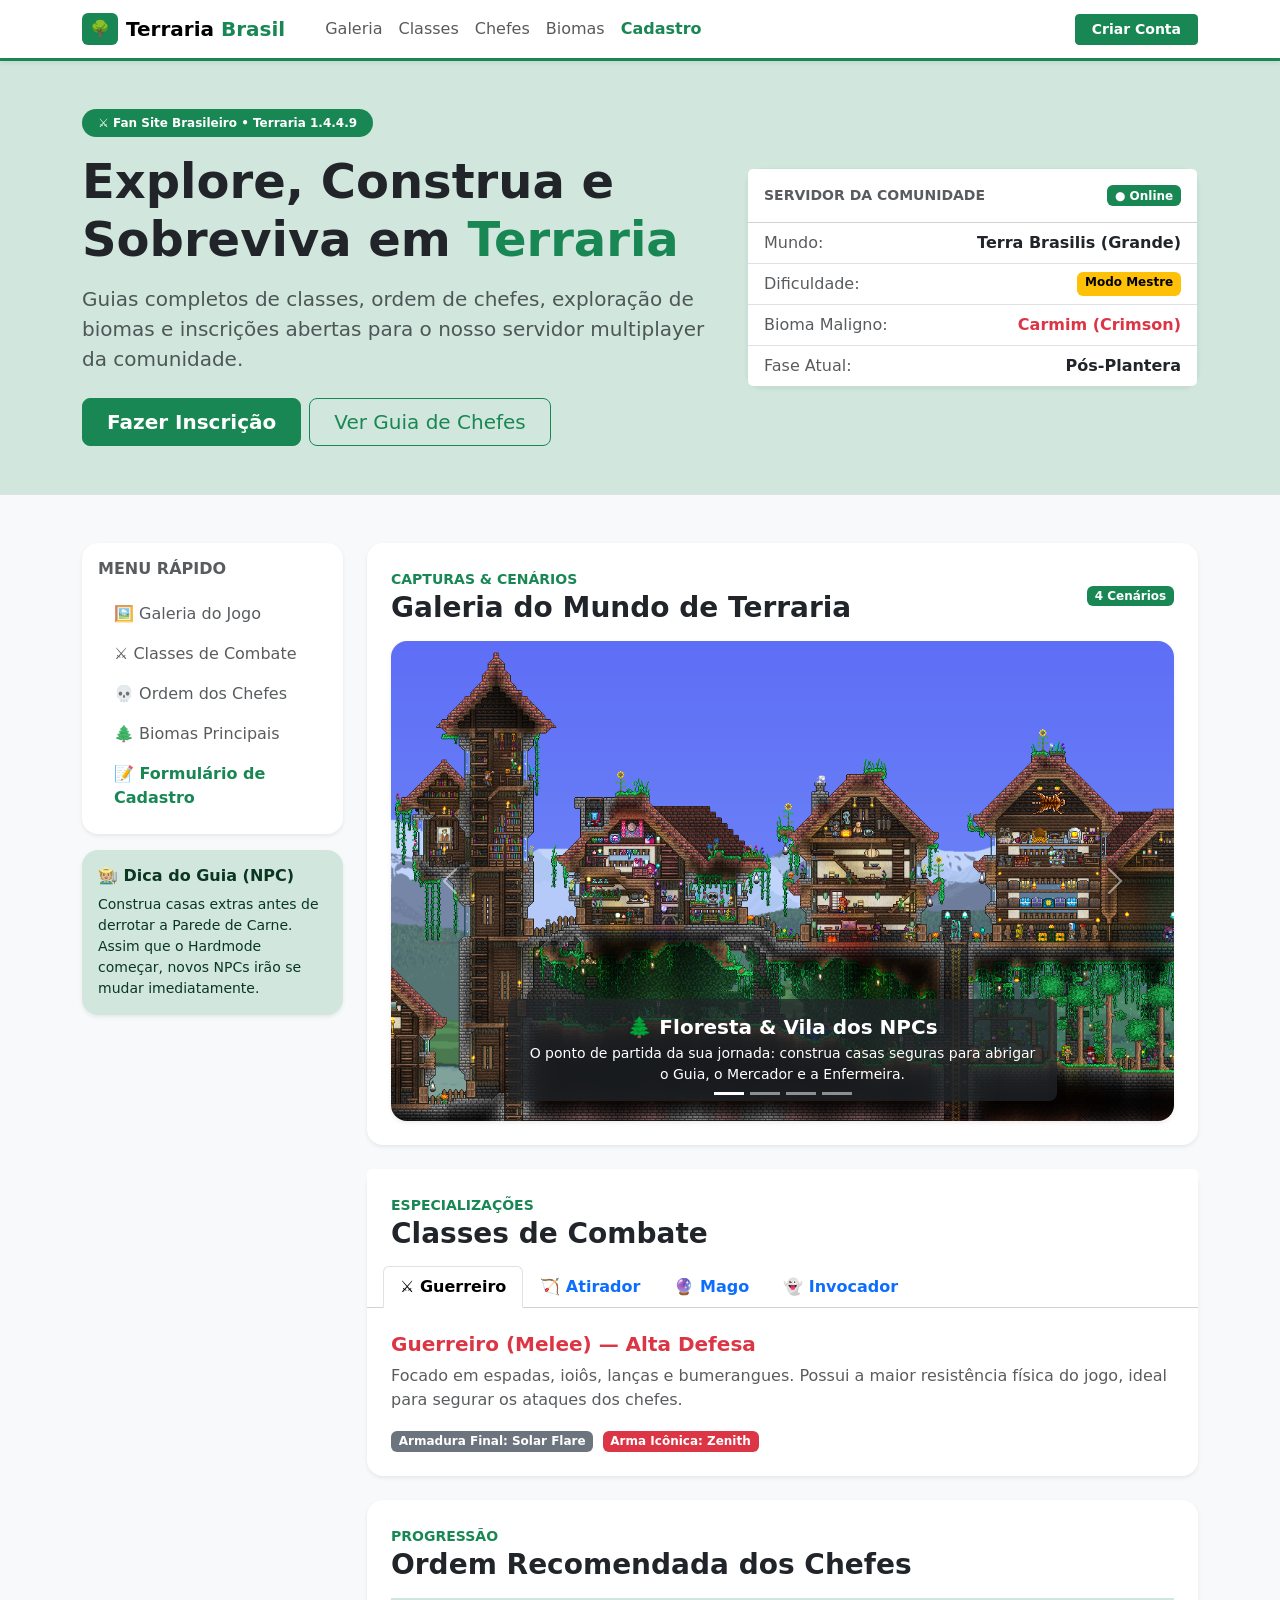
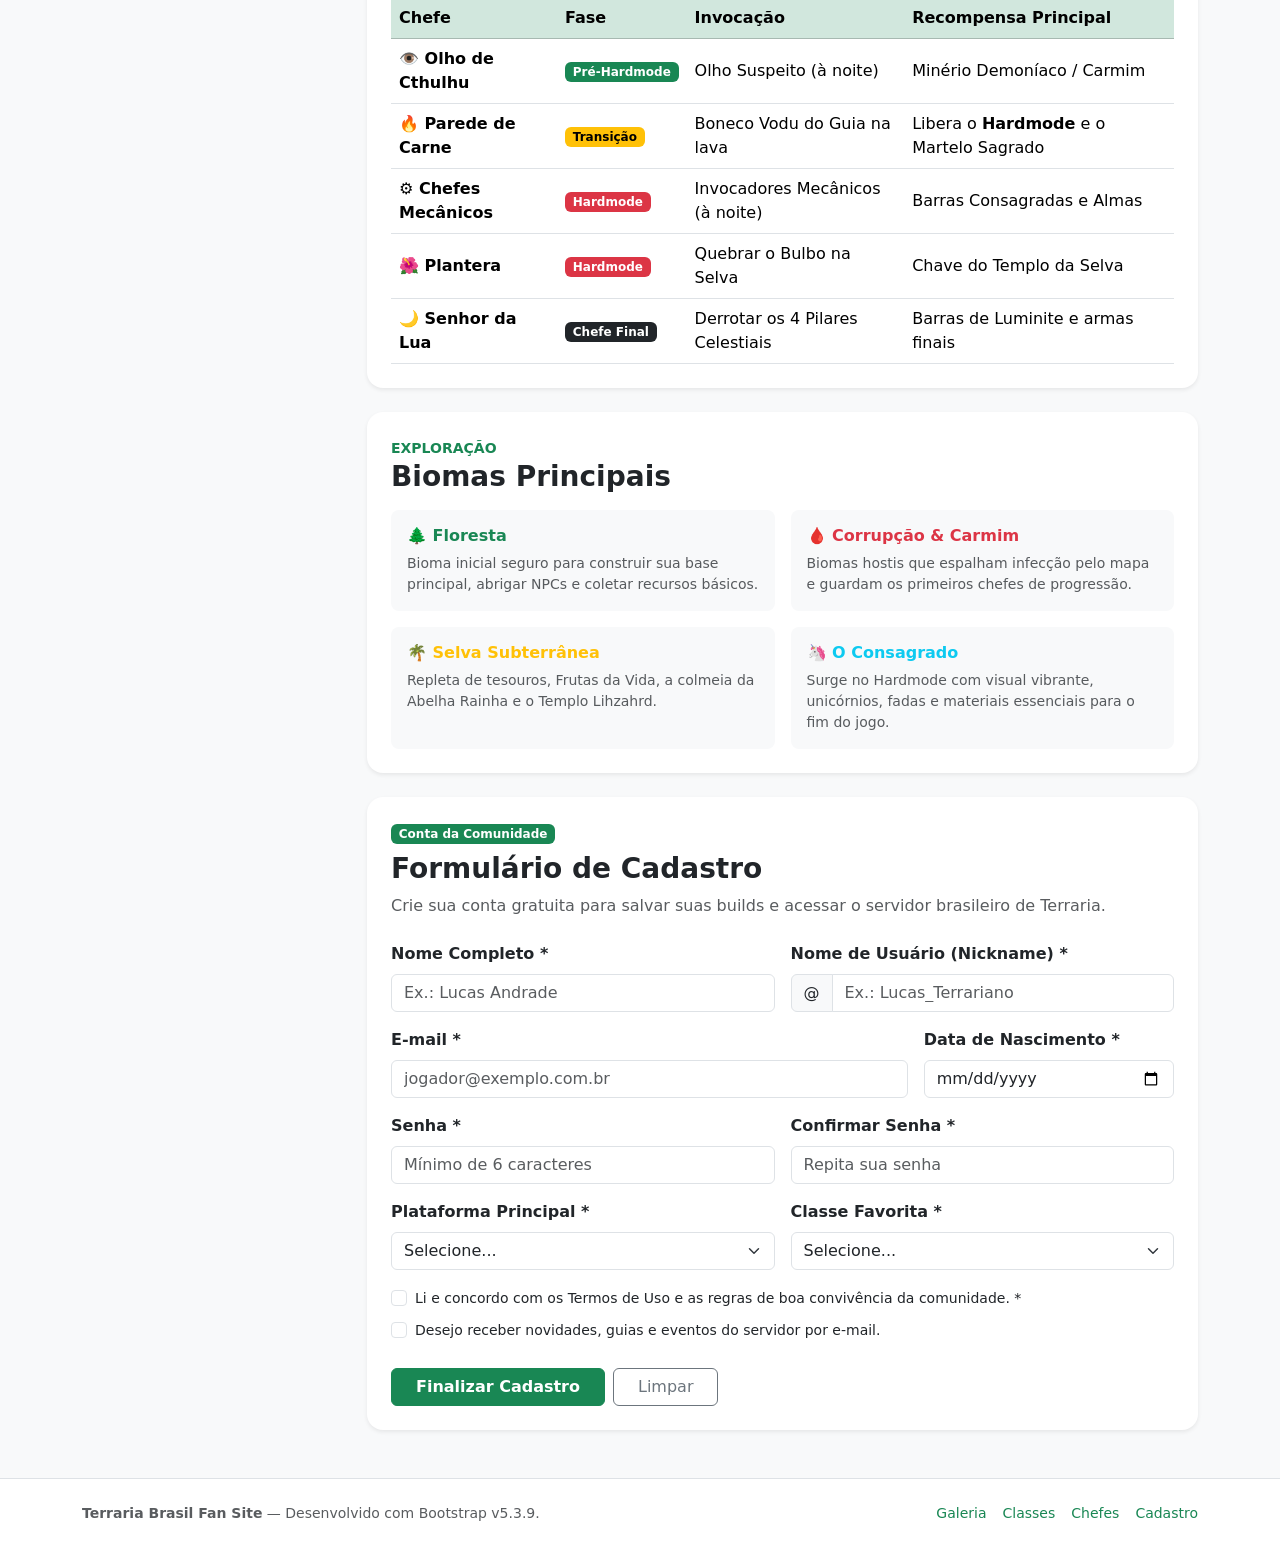
<file: html/index.html>
<!doctype html>
<html lang="pt-BR" data-bs-theme="light">
<head>
  <meta charset="utf-8">
  <meta name="viewport" content="width=device-width, initial-scale=1">
  <title>Terraria Brasil — Fan Site Oficial da Comunidade</title>
  <link rel="stylesheet" href="../css/bootstrap.min.css">
</head>
<body class="bg-body-tertiary">
<!-- Barra de Navegação -->
<nav class="navbar navbar-expand-lg sticky-top z-3 bg-body border-bottom border-success border-3 shadow-sm">
    <div class="container">
      <a class="navbar-brand d-flex align-items-center gap-2 fw-bold" href="#">
        <span class="badge text-bg-success fs-6 py-2 px-2">🌳</span>
        <span>Terraria <span class="text-success">Brasil</span></span>
      </a>
      <button class="navbar-toggler" type="button" data-bs-toggle="collapse" data-bs-target="#navbarTerraria" aria-controls="navbarTerraria" aria-expanded="false" aria-label="Alternar navegação">
        <span class="navbar-toggler-icon"></span>
      </button>
      <div class="collapse navbar-collapse" id="navbarTerraria">
        <ul class="navbar-nav me-auto mb-2 mb-lg-0 ms-lg-3">
          <li class="nav-item"><a class="nav-link" href="#galeria">Galeria</a></li>
          <li class="nav-item"><a class="nav-link" href="#classes">Classes</a></li>
          <li class="nav-item"><a class="nav-link" href="#chefes">Chefes</a></li>
          <li class="nav-item"><a class="nav-link" href="#biomas">Biomas</a></li>
          <li class="nav-item"><a class="nav-link fw-semibold text-success" href="#cadastro">Cadastro</a></li>
        </ul>
        <div class="d-flex">
          <a href="#cadastro" class="btn btn-success btn-sm fw-semibold px-3">
            Criar Conta
          </a>
        </div>
      </div>
    </div>
  </nav>
  <!-- Cabeçalho Principal (Hero) -->
  <header class="bg-success-subtle border-bottom py-5">
    <div class="container">
      <div class="row align-items-center g-4">
        <div class="col-lg-7">
          <span class="badge rounded-pill text-bg-success mb-3 px-3 py-2">
            ⚔️ Fan Site Brasileiro • Terraria 1.4.4.9
          </span>
          <h1 class="display-5 fw-bold mb-3">
            Explore, Construa e Sobreviva em <span class="text-success">Terraria</span>
          </h1>
          <p class="lead text-body-secondary mb-4">
            Guias completos de classes, ordem de chefes, exploração de biomas e inscrições abertas para o nosso servidor multiplayer da comunidade.
          </p>
          <div class="d-flex flex-wrap gap-2">
            <a href="#cadastro" class="btn btn-success btn-lg px-4 fw-semibold">Fazer Inscrição</a>
            <a href="#chefes" class="btn btn-outline-success btn-lg px-4">Ver Guia de Chefes</a>
          </div>
        </div>
        <div class="col-lg-5">
          <div class="card border-success border-opacity-25 shadow-sm rounded-4">
            <div class="card-header bg-body d-flex justify-content-between align-items-center py-3">
              <span class="fw-bold text-uppercase small text-body-secondary">Servidor da Comunidade</span>
              <span class="badge text-bg-success">● Online</span>
            </div>
            <ul class="list-group list-group-flush">
              <li class="list-group-item d-flex justify-content-between">
                <span class="text-body-secondary">Mundo:</span>
                <strong>Terra Brasilis (Grande)</strong>
              </li>
              <li class="list-group-item d-flex justify-content-between">
                <span class="text-body-secondary">Dificuldade:</span>
                <span class="badge text-bg-warning">Modo Mestre</span>
              </li>
              <li class="list-group-item d-flex justify-content-between">
                <span class="text-body-secondary">Bioma Maligno:</span>
                <strong class="text-danger">Carmim (Crimson)</strong>
              </li>
              <li class="list-group-item d-flex justify-content-between">
                <span class="text-body-secondary">Fase Atual:</span>
                <strong>Pós-Plantera</strong>
              </li>
            </ul>
          </div>
        </div>
      </div>
    </div>
  </header>
  <!-- Conteúdo Principal -->
  <main class="container my-5">
    <div class="row g-4">
<!-- Menu Lateral -->
<aside class="col-lg-3">
        <div class="sticky-lg-top z-1" style="top: 5.5rem;">
          <div class="card border-0 shadow-sm rounded-4 mb-3">
            <div class="card-body">
              <h2 class="h6 fw-bold text-uppercase text-body-secondary mb-3">Menu Rápido</h2>
              <div class="list-group list-group-flush">
                <a href="#galeria" class="list-group-item list-group-item-action border-0 rounded-3">🖼️ Galeria do Jogo</a>
                <a href="#classes" class="list-group-item list-group-item-action border-0 rounded-3">⚔️ Classes de Combate</a>
                <a href="#chefes" class="list-group-item list-group-item-action border-0 rounded-3">💀 Ordem dos Chefes</a>
                <a href="#biomas" class="list-group-item list-group-item-action border-0 rounded-3">🌲 Biomas Principais</a>
                <a href="#cadastro" class="list-group-item list-group-item-action border-0 rounded-3 fw-semibold text-success">📝 Formulário de Cadastro</a>
              </div>
            </div>
          </div>
          <div class="alert alert-success border-0 shadow-sm rounded-4 mb-0" role="alert">
            <h3 class="alert-heading h6 fw-bold">🧑🏼‍🌾 Dica do Guia (NPC)</h3>
            <p class="small mb-0">
              Construa casas extras antes de derrotar a Parede de Carne. Assim que o Hardmode começar, novos NPCs irão se mudar imediatamente.
            </p>
          </div>
        </div>
      </aside>
      <!-- Seções do Site -->
      <div class="col-lg-9 d-flex flex-column gap-4">
        <!-- Seção 1: Carrossel de Imagens do Jogo -->
        <section id="galeria" class="card border-0 shadow-sm rounded-4">
          <div class="card-body p-4">
            <div class="d-flex justify-content-between align-items-center mb-3">
              <div>
                <span class="text-success fw-semibold small text-uppercase">Capturas &amp; Cenários</span>
                <h2 class="h3 fw-bold mb-0">Galeria do Mundo de Terraria</h2>
              </div>
              <span class="badge text-bg-success">4 Cenários</span>
            </div>
            <div id="carouselTerraria" class="carousel slide rounded-4 overflow-hidden shadow-sm" data-bs-ride="carousel">
              <div class="carousel-indicators">
                <button type="button" data-bs-target="#carouselTerraria" data-bs-slide-to="0" class="active" aria-current="true" aria-label="Slide 1"></button>
                <button type="button" data-bs-target="#carouselTerraria" data-bs-slide-to="1" aria-label="Slide 2"></button>
                <button type="button" data-bs-target="#carouselTerraria" data-bs-slide-to="2" aria-label="Slide 3"></button>
                <button type="button" data-bs-target="#carouselTerraria" data-bs-slide-to="3" aria-label="Slide 4"></button>
              </div>
              <div class="carousel-inner">
                <!-- Slide 1: Floresta e Vila Inicial -->
                <div class="carousel-item active">
                  <img src="../img/vila.png" class="d-block w-100 object-fit-cover" style="height: 480px;" alt="Vila Inicial em Terraria">
                  <div class="carousel-caption d-none d-md-block bg-dark bg-opacity-75 rounded-3 p-3">
                    <h3 class="h5 fw-bold mb-1">🌲 Floresta &amp; Vila dos NPCs</h3>
                    <p class="small mb-0">O ponto de partida da sua jornada: construa casas seguras para abrigar o Guia, o Mercador e a Enfermeira.</p>
                  </div>
                </div>
                <!-- Slide 2: Cavernas de Cristal -->
                <div class="carousel-item">
                  <img src="../img/cavernacristal.png" class="d-block w-100 object-fit-cover" style="height: 480px;" alt="Cavernas Subterrâneas de Cristal">
                  <div class="carousel-caption d-none d-md-block bg-dark bg-opacity-75 rounded-3 p-3">
                    <h3 class="h5 fw-bold mb-1">💎 Cavernas Subterrâneas &amp; Cristais</h3>
                    <p class="small mb-0">Explore as profundezas em busca de minérios raros, baús dourados, Cristais de Vida e Fragmentos de Cristal no Hardmode.</p>
                  </div>
                </div>
                <!-- Slide 3: Selva Subterrânea e Bulbo da Plantera -->
                <div class="carousel-item">
                  <img src="../img/selva.png" class="d-block w-100 object-fit-cover" style="height: 480px;" alt="Selva Subterrânea e Bulbo da Plantera">
                  <div class="carousel-caption d-none d-md-block bg-dark bg-opacity-75 rounded-3 p-3">
                    <h3 class="h5 fw-bold mb-1">🌺 Selva Subterrânea &amp; Bulbo da Plantera</h3>
                    <p class="small mb-0">Prepare sua arena antes de quebrar o misterioso bulbo brilhante que desperta a guardiã da selva.</p>
                  </div>
                </div>
                <!-- Slide 4: O Consagrado (The Hallow) -->
                <div class="carousel-item">
                  <img src="../img/sagrado.png" class="d-block w-100 object-fit-cover" style="height: 480px;" alt="O Consagrado em Terraria">
                  <div class="carousel-caption d-none d-md-block bg-dark bg-opacity-75 rounded-3 p-3">
                    <h3 class="h5 fw-bold mb-1">🦄 O Consagrado (The Hallow)</h3>
                    <p class="small mb-0">Bioma mágico do Hardmode repleto de arco-íris, fadas brilhantes, unicórnios e a poderosa Imperatriz da Luz.</p>
                  </div>
                </div>
              </div>
              <button class="carousel-control-prev" type="button" data-bs-target="#carouselTerraria" data-bs-slide="prev">
                <span class="carousel-control-prev-icon" aria-hidden="true"></span>
                <span class="visually-hidden">Anterior</span>
              </button>
              <button class="carousel-control-next" type="button" data-bs-target="#carouselTerraria" data-bs-slide="next">
                <span class="carousel-control-next-icon" aria-hidden="true"></span>
                <span class="visually-hidden">Próximo</span>
              </button>
            </div>
          </div>
        </section>
<!-- Seção 2: Classes de Combate -->
        <section id="classes" class="card border-0 shadow-sm rounded-4">
          <div class="card-header bg-body pt-4 px-4">
            <span class="text-success fw-semibold small text-uppercase">Especializações</span>
            <h2 class="h3 fw-bold mb-3">Classes de Combate</h2>
            <ul class="nav nav-tabs card-header-tabs" id="tabsClasses" role="tablist">
              <li class="nav-item" role="presentation">
                <button class="nav-link active fw-semibold" id="guerreiro-tab" data-bs-toggle="tab" data-bs-target="#guerreiro" type="button" role="tab">
                  ⚔️ Guerreiro
                </button>
              </li>
              <li class="nav-item" role="presentation">
                <button class="nav-link fw-semibold" id="atirador-tab" data-bs-toggle="tab" data-bs-target="#atirador" type="button" role="tab">
                  🏹 Atirador
                </button>
              </li>
              <li class="nav-item" role="presentation">
                <button class="nav-link fw-semibold" id="mago-tab" data-bs-toggle="tab" data-bs-target="#mago" type="button" role="tab">
                  🔮 Mago
                </button>
              </li>
              <li class="nav-item" role="presentation">
                <button class="nav-link fw-semibold" id="invocador-tab" data-bs-toggle="tab" data-bs-target="#invocador" type="button" role="tab">
                  👻 Invocador
                </button>
              </li>
            </ul>
          </div>
          <div class="card-body p-4">
            <div class="tab-content" id="tabsClassesContent">
              <div class="tab-pane fade show active" id="guerreiro" role="tabpanel">
                <h3 class="h5 fw-bold text-danger">Guerreiro (Melee) — Alta Defesa</h3>
                <p class="text-body-secondary">
                  Focado em espadas, ioiôs, lanças e bumerangues. Possui a maior resistência física do jogo, ideal para segurar os ataques dos chefes.
                </p>
                <span class="badge text-bg-secondary me-1">Armadura Final: Solar Flare</span>
                <span class="badge text-bg-danger">Arma Icônica: Zenith</span>
              </div>
              <div class="tab-pane fade" id="atirador" role="tabpanel">
                <h3 class="h5 fw-bold text-success">Atirador (Ranger) — Longa Distância</h3>
                <p class="text-body-secondary">
                  Especialista em arcos, armas de fogo e lançadores com munições especiais para manter dano constante à distância.
                </p>
                <span class="badge text-bg-secondary me-1">Armadura Final: Vortex</span>
                <span class="badge text-bg-success">Arma Icônica: S.D.M.G. / Phantasm</span>
              </div>
              <div class="tab-pane fade" id="mago" role="tabpanel">
                <h3 class="h5 fw-bold text-primary">Mago (Mage) — Dano Arcano em Área</h3>
                <p class="text-body-secondary">
                  Utiliza mana para conjurar cajados e livros de feitiços de altíssimo impacto, dependendo de poções e acessórios mágicos.
                </p>
                <span class="badge text-bg-secondary me-1">Armadura Final: Nebula</span>
                <span class="badge text-bg-primary">Arma Icônica: Last Prism</span>
              </div>
              <div class="tab-pane fade" id="invocador" role="tabpanel">
                <h3 class="h5 fw-bold text-info">Invocador (Summoner) — Lacaios e Chicotes</h3>
                <p class="text-body-secondary">
                  Comanda criaturas aliadas e sentinelas enquanto marca os alvos com chicotes. Exige boa movimentação para compensar a defesa baixa.
                </p>
                <span class="badge text-bg-secondary me-1">Armadura Final: Stardust</span>
                <span class="badge text-bg-info">Arma Icônica: Terraprisma</span>
              </div>
            </div>
          </div>
        </section>
        <!-- Seção 3: Ordem dos Chefes -->
        <section id="chefes" class="card border-0 shadow-sm rounded-4">
          <div class="card-body p-4">
            <span class="text-success fw-semibold small text-uppercase">Progressão</span>
            <h2 class="h3 fw-bold mb-3">Ordem Recomendada dos Chefes</h2>
            <div class="table-responsive">
              <table class="table table-hover align-middle mb-0">
                <thead class="table-success">
                  <tr>
                    <th>Chefe</th>
                    <th>Fase</th>
                    <th>Invocação</th>
                    <th>Recompensa Principal</th>
                  </tr>
                </thead>
                <tbody>
                  <tr>
                    <td class="fw-semibold">👁️ Olho de Cthulhu</td>
                    <td><span class="badge text-bg-success">Pré-Hardmode</span></td>
                    <td>Olho Suspeito (à noite)</td>
                    <td>Minério Demoníaco / Carmim</td>
                  </tr>
                  <tr>
                    <td class="fw-semibold">🔥 Parede de Carne</td>
                    <td><span class="badge text-bg-warning">Transição</span></td>
                    <td>Boneco Vodu do Guia na lava</td>
                    <td>Libera o <strong>Hardmode</strong> e o Martelo Sagrado</td>
                  </tr>
                  <tr>
                    <td class="fw-semibold">⚙️ Chefes Mecânicos</td>
                    <td><span class="badge text-bg-danger">Hardmode</span></td>
                    <td>Invocadores Mecânicos (à noite)</td>
                    <td>Barras Consagradas e Almas</td>
                  </tr>
                  <tr>
                    <td class="fw-semibold">🌺 Plantera</td>
                    <td><span class="badge text-bg-danger">Hardmode</span></td>
                    <td>Quebrar o Bulbo na Selva</td>
                    <td>Chave do Templo da Selva</td>
                  </tr>
                  <tr>
                    <td class="fw-semibold">🌙 Senhor da Lua</td>
                    <td><span class="badge text-bg-dark">Chefe Final</span></td>
                    <td>Derrotar os 4 Pilares Celestiais</td>
                    <td>Barras de Luminite e armas finais</td>
                  </tr>
                </tbody>
              </table>
            </div>
          </div>
        </section>
        <!-- Seção 4: Biomas Principais -->
        <section id="biomas" class="card border-0 shadow-sm rounded-4">
          <div class="card-body p-4">
            <span class="text-success fw-semibold small text-uppercase">Exploração</span>
            <h2 class="h3 fw-bold mb-3">Biomas Principais</h2>
            <div class="row g-3">
              <div class="col-md-6">
                <div class="card h-100 bg-body-tertiary border-0 rounded-3">
                  <div class="card-body">
                    <h3 class="h6 fw-bold text-success">🌲 Floresta</h3>
                    <p class="small text-body-secondary mb-0">
                      Bioma inicial seguro para construir sua base principal, abrigar NPCs e coletar recursos básicos.
                    </p>
                  </div>
                </div>
              </div>
              <div class="col-md-6">
                <div class="card h-100 bg-body-tertiary border-0 rounded-3">
                  <div class="card-body">
                    <h3 class="h6 fw-bold text-danger">🩸 Corrupção &amp; Carmim</h3>
                    <p class="small text-body-secondary mb-0">
                      Biomas hostis que espalham infecção pelo mapa e guardam os primeiros chefes de progressão.
                    </p>
                  </div>
                </div>
              </div>
              <div class="col-md-6">
                <div class="card h-100 bg-body-tertiary border-0 rounded-3">
                  <div class="card-body">
                    <h3 class="h6 fw-bold text-warning">🌴 Selva Subterrânea</h3>
                    <p class="small text-body-secondary mb-0">
                      Repleta de tesouros, Frutas da Vida, a colmeia da Abelha Rainha e o Templo Lihzahrd.
                    </p>
                  </div>
                </div>
              </div>
              <div class="col-md-6">
                <div class="card h-100 bg-body-tertiary border-0 rounded-3">
                  <div class="card-body">
                    <h3 class="h6 fw-bold text-info">🦄 O Consagrado</h3>
                    <p class="small text-body-secondary mb-0">
                      Surge no Hardmode com visual vibrante, unicórnios, fadas e materiais essenciais para o fim do jogo.
                    </p>
                  </div>
                </div>
              </div>
            </div>
          </div>
        </section>
        <!-- Seção 5: Formulário de Cadastro com Validação e Toast -->
        <section id="cadastro" class="card border-0 shadow-sm rounded-4">
          <div class="card-body p-4">
            <span class="badge text-bg-success mb-2">Conta da Comunidade</span>
            <h2 class="h3 fw-bold mb-2">Formulário de Cadastro</h2>
            <p class="text-body-secondary mb-4">
              Crie sua conta gratuita para salvar suas builds e acessar o servidor brasileiro de Terraria.
            </p>
            <form id="formCadastro" class="row g-3 needs-validation" novalidate>
              <div class="col-md-6">
                <label for="nomeCompleto" class="form-label fw-semibold">Nome Completo *</label>
                <input type="text" class="form-control" id="nomeCompleto" placeholder="Ex.: Lucas Andrade" required>
                <div class="invalid-feedback">
                  Por favor, informe seu nome completo.
                </div>
              </div>
              <div class="col-md-6">
                <label for="nomeUsuario" class="form-label fw-semibold">Nome de Usuário (Nickname) *</label>
                <div class="input-group has-validation">
                  <span class="input-group-text">@</span>
                  <input type="text" class="form-control" id="nomeUsuario" placeholder="Ex.: Lucas_Terrariano" minlength="3" required>
                  <div class="invalid-feedback">
                    Escolha um nickname com pelo menos 3 caracteres.
                  </div>
                </div>
              </div>
              <div class="col-md-8">
                <label for="emailCadastro" class="form-label fw-semibold">E-mail *</label>
                <input type="email" class="form-control" id="emailCadastro" placeholder="jogador@exemplo.com.br" required>
                <div class="invalid-feedback">
                  Por favor, digite um endereço de e-mail válido.
                </div>
              </div>
              <div class="col-md-4">
                <label for="dataNascimento" class="form-label fw-semibold">Data de Nascimento *</label>
                <input type="date" class="form-control" id="dataNascimento" required>
                <div class="invalid-feedback">
                  Informe sua data de nascimento.
                </div>
              </div>
              <div class="col-md-6">
                <label for="senhaCadastro" class="form-label fw-semibold">Senha *</label>
                <input type="password" class="form-control" id="senhaCadastro" placeholder="Mínimo de 6 caracteres" minlength="6" required>
                <div class="invalid-feedback">
                  A senha deve ter no mínimo 6 caracteres.
                </div>
              </div>
              <div class="col-md-6">
                <label for="confirmarSenha" class="form-label fw-semibold">Confirmar Senha *</label>
                <input type="password" class="form-control" id="confirmarSenha" placeholder="Repita sua senha" required>
                <div id="feedbackConfirmarSenha" class="invalid-feedback">
                  Por favor, confirme sua senha.
                </div>
              </div>
              <div class="col-md-6">
                <label for="plataformaJogo" class="form-label fw-semibold">Plataforma Principal *</label>
                <select class="form-select" id="plataformaJogo" required>
                  <option value="" selected disabled>Selecione...</option>
                  <option value="pc">PC (Steam / GOG)</option>
                  <option value="mobile">Mobile (Android / iOS)</option>
                  <option value="console">Console (PS / Xbox / Switch)</option>
                </select>
                <div class="invalid-feedback">
                  Selecione sua plataforma principal.
                </div>
              </div>
              <div class="col-md-6">
                <label for="classeFavorita" class="form-label fw-semibold">Classe Favorita *</label>
                <select class="form-select" id="classeFavorita" required>
                  <option value="" selected disabled>Selecione...</option>
                  <option value="guerreiro">⚔️ Guerreiro (Melee)</option>
                  <option value="atirador">🏹 Atirador (Ranger)</option>
                  <option value="mago">🔮 Mago (Mage)</option>
                  <option value="invocador">👻 Invocador (Summoner)</option>
                  <option value="multiclasse">🌟 Multiclasse</option>
                </select>
                <div class="invalid-feedback">
                  Selecione sua classe favorita.
                </div>
              </div>
              <div class="col-12">
                <div class="form-check mb-2">
                  <input class="form-check-input" type="checkbox" id="aceiteTermos" required>
                  <label class="form-check-label small" for="aceiteTermos">
                    Li e concordo com os Termos de Uso e as regras de boa convivência da comunidade. *
                  </label>
                  <div class="invalid-feedback">
                    Você deve aceitar os termos antes de finalizar o cadastro.
                  </div>
                </div>
                <div class="form-check">
                  <input class="form-check-input" type="checkbox" id="receberNovidades">
                  <label class="form-check-label small" for="receberNovidades">
                    Desejo receber novidades, guias e eventos do servidor por e-mail.
                  </label>
                </div>
              </div>
              <div class="col-12 d-flex flex-wrap gap-2 pt-2">
                <button class="btn btn-success px-4 fw-semibold" type="submit">Finalizar Cadastro</button>
                <button class="btn btn-outline-secondary px-4" type="reset" id="btnLimparCadastro">Limpar</button>
              </div>
            </form>
          </div>
        </section>
      </div>
    </div>
  </main>
  <!-- Container do Toast (Notificação Flutuante no Canto Inferior Direito) -->
  <div class="toast-container position-fixed bottom-0 end-0 p-3">
    <div id="toastCadastro" class="toast align-items-center text-bg-success border-0 shadow-lg" role="alert" aria-live="assertive" aria-atomic="true">
      <div class="d-flex">
        <div class="toast-body">
          <div class="fw-bold mb-1">🌳 Cadastro realizado com sucesso!</div>
          <span id="mensagemToastCadastro" class="small">Bem-vindo(a) à comunidade Terraria Brasil.</span>
        </div>
        <button type="button" class="btn-close btn-close-white me-2 m-auto" data-bs-dismiss="toast" aria-label="Fechar"></button>
      </div>
    </div>
  </div>
  <!-- Rodapé -->
  <footer class="bg-body border-top py-4 mt-5">
    <div class="container d-flex flex-column flex-md-row justify-content-between align-items-center gap-2 small text-body-secondary">
      <div>
        <strong>Terraria Brasil Fan Site</strong> — Desenvolvido com Bootstrap v5.3.9.
      </div>
      <div class="d-flex gap-3">
        <a href="#galeria" class="link-success text-decoration-none">Galeria</a>
        <a href="#classes" class="link-success text-decoration-none">Classes</a>
        <a href="#chefes" class="link-success text-decoration-none">Chefes</a>
        <a href="#cadastro" class="link-success text-decoration-none">Cadastro</a>
      </div>
    </div>
  </footer>
  <script src="../js/bootstrap.bundle.min.js"></script>
  <script>
    const formCadastro = document.getElementById('formCadastro');
    const senhaCadastro = document.getElementById('senhaCadastro');
    const confirmarSenha = document.getElementById('confirmarSenha');
    const feedbackConfirmarSenha = document.getElementById('feedbackConfirmarSenha');
    const toastEl = document.getElementById('toastCadastro');
    const mensagemToast = document.getElementById('mensagemToastCadastro');
    const toastCadastro = new bootstrap.Toast(toastEl, { delay: 5000 });
    function validarSenhasIguais() {
      if (confirmarSenha.value === '') {
        confirmarSenha.setCustomValidity('Por favor, confirme sua senha.');
        feedbackConfirmarSenha.textContent = 'Por favor, confirme sua senha.';
      } else if (confirmarSenha.value !== senhaCadastro.value) {
        confirmarSenha.setCustomValidity('As senhas não coincidem.');
        feedbackConfirmarSenha.textContent = 'As senhas digitadas não coincidem.';
      } else {
        confirmarSenha.setCustomValidity('');
      }
    }
    senhaCadastro.addEventListener('input', validarSenhasIguais);
    confirmarSenha.addEventListener('input', validarSenhasIguais);
    formCadastro.addEventListener('submit', (event) => {
      event.preventDefault();
      validarSenhasIguais();
      if (!formCadastro.checkValidity()) {
        event.stopPropagation();
        formCadastro.classList.add('was-validated');
        return;
      }
      const nickname = document.getElementById('nomeUsuario').value.trim();
      mensagemToast.textContent = `Conta @${nickname} criada! Bem-vindo(a) ao Terraria Brasil.`;
      toastCadastro.show();
      formCadastro.reset();
      formCadastro.classList.remove('was-validated');
    });
    document.getElementById('btnLimparCadastro').addEventListener('click', () => {
      confirmarSenha.setCustomValidity('');
      formCadastro.classList.remove('was-validated');
    });
  </script>
</body>
</html>
</file>
